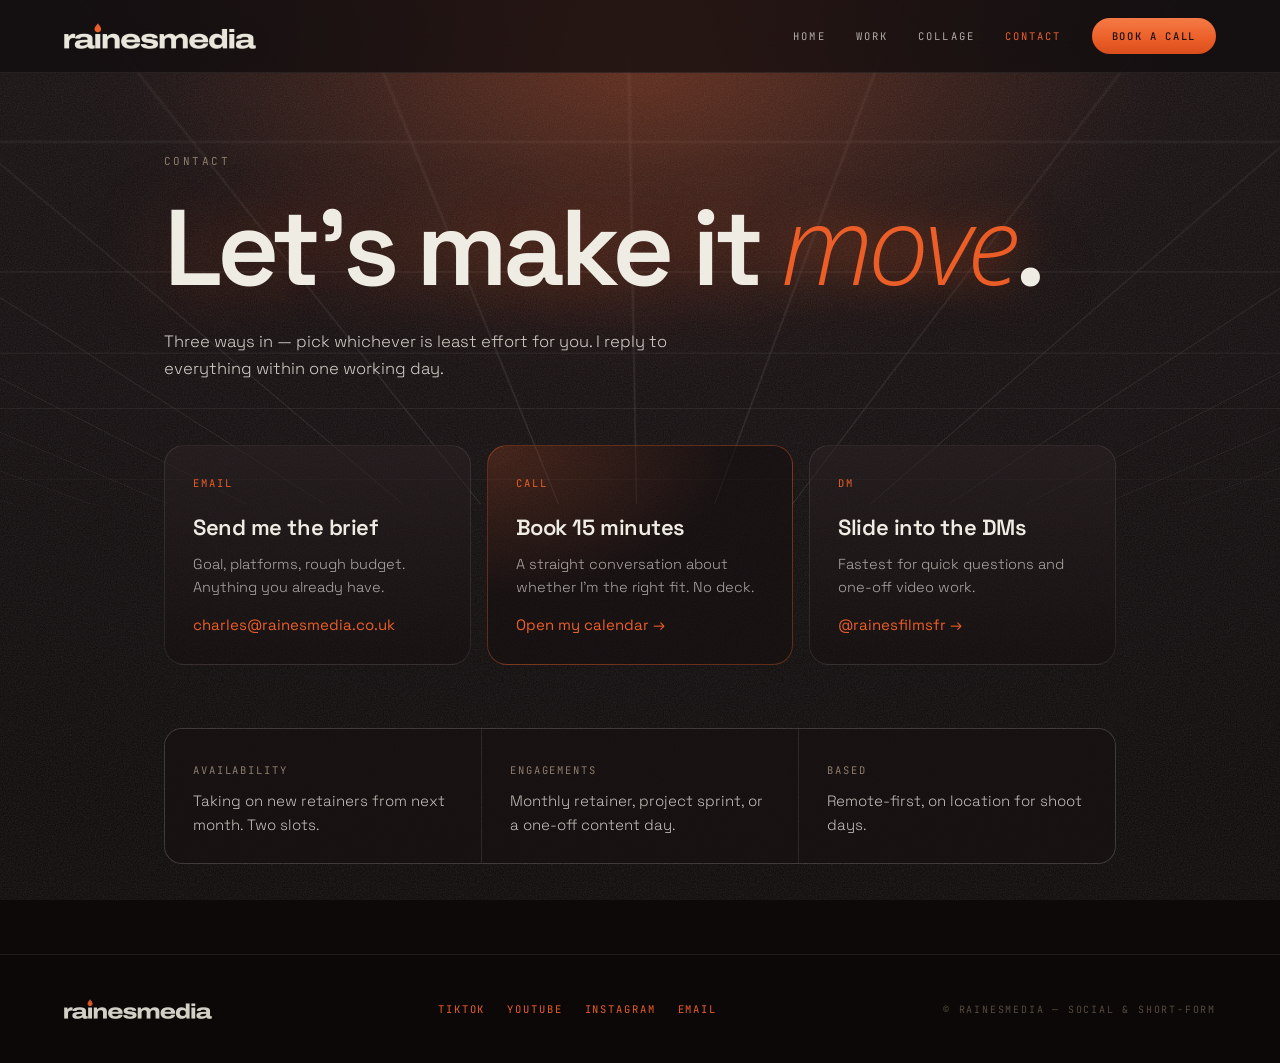
<file: contact.html>
<!DOCTYPE html>
<html lang="en">
<head>
<meta charset="utf-8">
<meta name="viewport" content="width=device-width, initial-scale=1">
<title>Contact — RainesMedia</title>
<meta name="description" content="Email, book a call, or DM on Instagram. Reply within one working day.">
<link rel="icon" href="/favicon.ico" sizes="32x32">
<link rel="icon" type="image/png" href="/favicon-32.png">
<link rel="apple-touch-icon" href="/apple-touch-icon.png">
<meta name="theme-color" content="#100c0d">
<link rel="canonical" href="https://rainesmedia.co.uk/contact">
<meta property="og:type" content="website">
<meta property="og:site_name" content="RainesMedia">
<meta property="og:title" content="Contact — RainesMedia">
<meta property="og:description" content="Email, book a call, or DM on Instagram. Reply within one working day.">
<meta property="og:url" content="https://rainesmedia.co.uk/contact">
<meta property="og:image" content="https://rainesmedia.co.uk/og-image.png">
<meta property="og:image:width" content="1200">
<meta property="og:image:height" content="630">
<meta name="twitter:card" content="summary_large_image">
<link rel="preconnect" href="https://fonts.googleapis.com">
<link rel="preconnect" href="https://fonts.gstatic.com" crossorigin>
<link href="https://fonts.googleapis.com/css2?family=Space+Grotesk:wght@300;400;500;600;700&family=Open+Sans:ital,wght@0,300;0,400;1,300;1,400&family=JetBrains+Mono:wght@300;400;500&display=swap" rel="stylesheet">
<link rel="stylesheet" href="/assets/style.css">
</head>
<body>

  <div class="bg-decoration" aria-hidden="true">
    <div class="bg-grid"></div>
    <div class="bg-glow"></div>
    <div class="bg-noise"></div>
  </div>

  <header class="site-header">
    <a href="/" class="brand" aria-label="RainesMedia — home">
      <img src="/assets/brand/logo-wordmark.webp" alt="RainesMedia" width="1184" height="160" class="brand-logo">
    </a>
    <nav class="site-nav">
      <a href="/" class="nav-link">Home</a>
      <a href="/work" class="nav-link">Work</a>
      <a href="/collage" class="nav-link">Collage</a>
      <a href="/contact" class="nav-link active">Contact</a>
      <a href="https://calendly.com/" target="_blank" rel="noopener" class="btn-pill">Book a call</a>
    </nav>
  </header>

  <main class="page wrap wrap-narrow" style="padding-top: clamp(56px, 9vh, 110px); padding-bottom: clamp(64px, 10vh, 110px);">

    <div class="kicker-plain rise">Contact</div>
    <h1 class="page-title rise-1" style="max-width: 16ch;">Let's make it <em>move</em>.</h1>
    <p class="lede rise-2" style="max-width: 52ch; font-size: 16.5px;">Three ways in — pick whichever is least effort for you. I reply to everything within one working day.</p>

    <div class="contact-cards rise-3">
      <a href="mailto:charles@rainesmedia.co.uk?subject=Project%20enquiry%20%E2%80%94%20RainesMedia" class="contact-card">
        <div class="tag">Email</div>
        <div>
          <h2>Send me the brief</h2>
          <p>Goal, platforms, rough budget. Anything you already have.</p>
          <div class="detail">charles@rainesmedia.co.uk</div>
        </div>
      </a>
      <a href="https://calendly.com/" target="_blank" rel="noopener" class="contact-card featured">
        <div class="tag">Call</div>
        <div>
          <h2>Book 15 minutes</h2>
          <p>A straight conversation about whether I'm the right fit. No deck.</p>
          <div class="detail">Open my calendar →</div>
        </div>
      </a>
      <a href="https://www.instagram.com/rainesfilmsfr" target="_blank" rel="noopener" class="contact-card">
        <div class="tag">DM</div>
        <div>
          <h2>Slide into the DMs</h2>
          <p>Fastest for quick questions and one-off video work.</p>
          <div class="detail">@rainesfilmsfr →</div>
        </div>
      </a>
    </div>

    <div class="strip strip-narrow">
      <div class="strip-cell">
        <div class="strip-label">Availability</div>
        <p>Taking on new retainers from next month. Two slots.</p>
      </div>
      <div class="strip-cell">
        <div class="strip-label">Engagements</div>
        <p>Monthly retainer, project sprint, or a one-off content day.</p>
      </div>
      <div class="strip-cell">
        <div class="strip-label">Based</div>
        <p>Remote-first, on location for shoot days.</p>
      </div>
    </div>

  </main>

  <footer class="site-footer">
    <div class="footer-inner">
      <a href="/" class="footer-brand" aria-label="RainesMedia — home">
        <img src="/assets/brand/logo-wordmark.webp" alt="RainesMedia" width="1184" height="160" class="footer-logo" loading="lazy">
      </a>
      <nav class="footer-nav">
        <a href="https://www.tiktok.com/@rainesfilms" target="_blank" rel="noopener">TikTok</a>
        <a href="https://www.youtube.com/@rainesfilms" target="_blank" rel="noopener">YouTube</a>
        <a href="https://www.instagram.com/rainesfilmsfr" target="_blank" rel="noopener">Instagram</a>
        <a href="mailto:charles@rainesmedia.co.uk?subject=Project%20enquiry%20%E2%80%94%20RainesMedia">Email</a>
      </nav>
      <div class="footer-copy">© RainesMedia — Social &amp; short-form</div>
    </div>
  </footer>

  <script src="/assets/content.js"></script>
  <script src="/assets/main.js"></script>
</body>
</html>
</file>
<file: assets/style.css>
/* RainesMedia — shared styles */

:root {
  --bg: #100c0d;
  --text: #efece3;
  --text-90: rgba(239, 236, 227, .9);
  --text-86: rgba(239, 236, 227, .86);
  --text-80: rgba(239, 236, 227, .8);
  --text-78: rgba(239, 236, 227, .78);
  --text-75: rgba(239, 236, 227, .75);
  --text-72: rgba(239, 236, 227, .72);
  --text-70: rgba(239, 236, 227, .7);
  --text-68: rgba(239, 236, 227, .68);
  --text-62: rgba(239, 236, 227, .62);
  --text-55: rgba(239, 236, 227, .55);
  --text-mono: #8d7d6c;
  --accent: #eb5e28;
  --accent-soft: #f58a5e;
  --border: rgba(239, 236, 227, .09);
  --border-soft: rgba(239, 236, 227, .08);
  --border-strong: rgba(239, 236, 227, .16);
  --card-top: rgba(44, 35, 36, .55);
  --card-bottom: rgba(22, 15, 16, .5);
}

* { box-sizing: border-box; }

html, body {
  margin: 0;
  padding: 0;
  background: var(--bg);
  color: var(--text);
}

body {
  font-family: 'Space Grotesk', system-ui, sans-serif;
  position: relative;
  min-height: 100vh;
  background: radial-gradient(130% 90% at 50% -10%, #241618 0%, #160f10 42%, #0d0909 100%);
  overflow-x: hidden;
}

a { color: var(--accent); text-decoration: none; }
a:hover { color: var(--accent-soft); }

input::placeholder { color: rgba(239, 236, 227, .28); }
input:focus { outline: none; }

.mono {
  font-family: 'JetBrains Mono', ui-monospace, monospace;
}

.italic-accent {
  font-family: 'Open Sans', sans-serif;
  font-weight: 300;
  font-style: italic;
  color: var(--accent);
}

/* ---- background decoration ---- */

.bg-decoration {
  position: fixed;
  inset: 0;
  overflow: hidden;
  pointer-events: none;
  z-index: 0;
}

.bg-grid {
  position: absolute;
  left: -60%;
  width: 220%;
  height: 120vh;
  top: -64vh;
  transform: perspective(700px) rotateX(-74deg);
  transform-origin: 50% 100%;
  background-image:
    repeating-linear-gradient(90deg, rgba(239, 236, 227, .4) 0 1px, transparent 1px 78px),
    repeating-linear-gradient(0deg, rgba(239, 236, 227, .4) 0 1px, transparent 1px 78px);
  opacity: .35;
  animation: rmDrift 40s linear infinite;
  -webkit-mask-image: radial-gradient(ellipse 55% 90% at 50% 100%, #000 0%, rgba(0, 0, 0, .5) 42%, transparent 78%);
  mask-image: radial-gradient(ellipse 55% 90% at 50% 100%, #000 0%, rgba(0, 0, 0, .5) 42%, transparent 78%);
}

.bg-glow {
  position: absolute;
  left: 50%;
  top: 6%;
  width: min(1400px, 150vw);
  height: min(900px, 90vh);
  transform: translate(-50%, -50%);
  background: radial-gradient(closest-side, rgba(235, 94, 40, .34) 0%, rgba(235, 94, 40, .12) 44%, rgba(235, 94, 40, 0) 74%);
  filter: blur(30px);
  animation: rmBreathe 11s ease-in-out infinite;
}

.bg-noise {
  position: absolute;
  inset: 0;
  opacity: .45;
  background-image: url("data:image/svg+xml;utf8,<svg xmlns='http://www.w3.org/2000/svg' width='140' height='140'><filter id='n'><feTurbulence type='fractalNoise' baseFrequency='.85' numOctaves='3'/><feColorMatrix type='saturate' values='0'/></filter><rect width='140' height='140' filter='url(%23n)' opacity='.3'/></svg>");
}

@keyframes rmRise { 0% { opacity: 0; transform: translateY(16px); } 100% { opacity: 1; transform: translateY(0); } }
@keyframes rmBreathe { 0%, 100% { opacity: .8; transform: translate(-50%, -50%) scale(1); } 50% { opacity: 1; transform: translate(-50%, -50%) scale(1.07); } }
@keyframes rmDrift { 0% { background-position: 0 0, 0 0; } 100% { background-position: 0 160px, 160px 0; } }
@keyframes rmPulse {
  0%, 100% { box-shadow: 0 0 0 1px rgba(255, 180, 140, .4), 0 8px 26px -8px rgba(235, 94, 40, .7); }
  50% { box-shadow: 0 0 0 1px rgba(255, 200, 170, .55), 0 8px 34px -6px rgba(235, 94, 40, .95), 0 0 70px -10px rgba(235, 94, 40, .5); }
}

.rise { animation: rmRise .7s ease both; }
.rise-1 { animation: rmRise .8s .05s ease both; }
.rise-2 { animation: rmRise .8s .12s ease both; }
.rise-3 { animation: rmRise .8s .18s ease both; }
.rise-4 { animation: rmRise .8s .24s ease both; }

/* ---- layout shell ---- */

.page {
  position: relative;
  z-index: 2;
}

.wrap {
  max-width: 1180px;
  margin: 0 auto;
  padding-left: clamp(20px, 5vw, 64px);
  padding-right: clamp(20px, 5vw, 64px);
}

.wrap-wide { max-width: 1240px; }
.wrap-narrow { max-width: 1080px; }

/* ---- header ---- */

.site-header {
  position: sticky;
  top: 0;
  z-index: 20;
  display: flex;
  align-items: center;
  justify-content: space-between;
  gap: 24px;
  padding: 18px clamp(20px, 5vw, 64px);
  background: rgba(16, 12, 13, .72);
  backdrop-filter: blur(16px);
  -webkit-backdrop-filter: blur(16px);
  border-bottom: 1px solid var(--border-soft);
  flex-wrap: wrap;
}

.brand {
  display: flex;
  align-items: center;
  flex: none;
}

.brand-logo {
  display: block;
  height: 26px;
  width: auto;
}

.site-nav {
  display: flex;
  align-items: center;
  gap: clamp(14px, 2.4vw, 30px);
  font-family: 'JetBrains Mono', ui-monospace, monospace;
  font-size: 10.5px;
  letter-spacing: .2em;
  text-transform: uppercase;
  flex-wrap: wrap;
}

.nav-link {
  background: none;
  border: none;
  padding: 0;
  cursor: pointer;
  font: inherit;
  letter-spacing: inherit;
  text-transform: inherit;
  color: var(--text-70);
  transition: color .3s ease;
}

.nav-link:hover { color: var(--text); }
.nav-link.active { color: var(--accent); }

/* Phones: logo on row one, links + booking pill on row two */
@media (max-width: 560px) {
  .site-header { gap: 12px; padding-top: 14px; padding-bottom: 12px; }
  .brand-logo { height: 22px; }
  .site-nav {
    width: 100%;
    flex-wrap: nowrap;
    justify-content: space-between;
    gap: 8px;
    letter-spacing: .1em;
  }
  .site-nav .btn-pill { padding: 9px 13px; letter-spacing: .1em; white-space: nowrap; }
}

@media (max-width: 374px) {
  .site-nav { font-size: 9.5px; letter-spacing: .05em; gap: 6px; }
  .site-nav .btn-pill { padding: 8px 10px; letter-spacing: .05em; }
}

.btn {
  display: inline-flex;
  align-items: center;
  justify-content: center;
  font-family: 'Space Grotesk', sans-serif;
  cursor: pointer;
  border-radius: 12px;
  border: none;
  text-align: center;
}

.btn-primary {
  height: 54px;
  padding: 0 30px;
  background: linear-gradient(180deg, #f57a45 0%, #eb5e28 60%, #d94e1d 100%);
  color: #1a1112;
  font-size: 15px;
  font-weight: 600;
}

.btn-primary.pulse { animation: rmPulse 3s ease-in-out infinite; }

.btn-secondary {
  height: 54px;
  padding: 0 30px;
  border: 1px solid var(--border-strong);
  border-radius: 12px;
  background: rgba(44, 35, 36, .5);
  color: var(--text);
  font-size: 15px;
  font-weight: 500;
  transition: border-color .2s ease, background .2s ease;
}

.btn-secondary:hover {
  border-color: rgba(235, 94, 40, .55);
  background: rgba(235, 94, 40, .1);
}

.btn-pill {
  padding: 11px 20px;
  border-radius: 999px;
  background: linear-gradient(180deg, #f57a45 0%, #eb5e28 60%, #d94e1d 100%);
  color: #1a1112;
  font-family: 'JetBrains Mono', ui-monospace, monospace;
  font-weight: 500;
  font-size: 10.5px;
  letter-spacing: .16em;
  text-transform: uppercase;
}
.btn-pill:hover { color: #1a1112; }

.btn-ghost-pill {
  padding: 12px 20px;
  border: 1px solid var(--border-strong);
  border-radius: 999px;
  background: rgba(44, 35, 36, .5);
  color: var(--text);
  font-family: 'JetBrains Mono', ui-monospace, monospace;
  font-size: 10.5px;
  letter-spacing: .16em;
  text-transform: uppercase;
  transition: border-color .2s ease, color .2s ease;
}
.btn-ghost-pill:hover { border-color: rgba(235, 94, 40, .55); color: var(--accent); }

/* ---- eyebrow / kicker ---- */

.kicker {
  display: flex;
  align-items: center;
  gap: 12px;
  font-family: 'JetBrains Mono', ui-monospace, monospace;
  font-size: 11px;
  letter-spacing: .22em;
  text-transform: uppercase;
  color: var(--text-mono);
}

.kicker-line {
  display: block;
  width: 26px;
  height: 1px;
  background: linear-gradient(90deg, transparent, #766754);
  flex: none;
}

.kicker-plain {
  font-family: 'JetBrains Mono', ui-monospace, monospace;
  font-size: 11px;
  letter-spacing: .22em;
  text-transform: uppercase;
  color: var(--text-mono);
}

/* ---- hero ---- */

.hero {
  padding-top: clamp(64px, 11vh, 130px);
  padding-bottom: clamp(48px, 8vh, 90px);
}

.hero h1, .page-title {
  margin: 26px 0 0;
  font-size: clamp(44px, 8.4vw, 112px);
  line-height: .92;
  letter-spacing: -.045em;
  font-weight: 600;
  max-width: 14ch;
  text-shadow: 0 0 70px rgba(235, 94, 40, .35);
}

.hero h1 em, .page-title em {
  font-family: 'Open Sans', sans-serif;
  font-weight: 300;
  font-style: italic;
  color: var(--accent);
  text-shadow: 0 0 46px rgba(235, 94, 40, .7);
}

.lede {
  margin: 30px 0 0;
  max-width: 56ch;
  font-size: clamp(16px, 1.5vw, 18.5px);
  line-height: 1.65;
  font-weight: 300;
  color: var(--text-86);
}

.cta-row {
  display: flex;
  gap: 14px;
  margin: 40px 0 0;
  flex-wrap: wrap;
}

/* ---- stat / info strips ---- */

.strip {
  display: grid;
  grid-template-columns: repeat(auto-fit, minmax(210px, 1fr));
  gap: 1px;
  margin-top: clamp(56px, 9vh, 96px);
  border: 1px solid var(--border);
  border-radius: 18px;
  overflow: hidden;
  background: var(--border);
}

.strip-narrow {
  grid-template-columns: repeat(auto-fit, minmax(240px, 1fr));
  margin-top: clamp(40px, 7vh, 72px);
}

.strip-cell {
  padding: 26px 28px;
  background: rgba(22, 15, 16, .86);
}

.strip-num {
  font-size: clamp(30px, 3.6vw, 42px);
  font-weight: 600;
  letter-spacing: -.03em;
  color: var(--accent);
}

.strip-label {
  margin-top: 8px;
  font-family: 'JetBrains Mono', ui-monospace, monospace;
  font-size: 10.5px;
  letter-spacing: .18em;
  text-transform: uppercase;
  color: var(--text-mono);
}

.strip-cell p {
  margin: 12px 0 0;
  font-size: 15px;
  line-height: 1.6;
  font-weight: 300;
  color: var(--text-80);
}

/* ---- generic section ---- */

.section {
  padding: clamp(48px, 8vh, 90px) 0;
  border-top: 1px solid var(--border-soft);
}

.section-head {
  display: flex;
  align-items: baseline;
  justify-content: space-between;
  gap: 24px;
  flex-wrap: wrap;
}

.section-head h2 {
  margin: 0;
  font-size: clamp(30px, 4.4vw, 54px);
  line-height: 1;
  letter-spacing: -.035em;
  font-weight: 600;
}

.section-head p {
  margin: 0;
  max-width: 40ch;
  font-size: 15px;
  line-height: 1.6;
  font-weight: 300;
  color: var(--text-62);
}

.section-title {
  margin: 0;
  font-size: clamp(30px, 4.4vw, 54px);
  line-height: 1;
  letter-spacing: -.035em;
  font-weight: 600;
}

/* ---- services grid ---- */

.services-grid {
  display: grid;
  grid-template-columns: repeat(auto-fit, minmax(min(100%, 280px), 1fr));
  gap: 16px;
  margin-top: 44px;
}

.service-card {
  padding: 30px 28px 34px;
  border: 1px solid var(--border);
  border-radius: 18px;
  background: linear-gradient(180deg, var(--card-top) 0%, var(--card-bottom) 100%);
  transition: border-color .2s ease;
}
.service-card:hover { border-color: rgba(235, 94, 40, .4); }

.service-index {
  font-family: 'JetBrains Mono', ui-monospace, monospace;
  font-size: 10.5px;
  letter-spacing: .2em;
  color: var(--accent);
}

.service-card h3 {
  margin: 18px 0 0;
  font-size: 21px;
  font-weight: 600;
  letter-spacing: -.02em;
}

.service-card p {
  margin: 12px 0 0;
  font-size: 14.5px;
  line-height: 1.6;
  font-weight: 300;
  color: var(--text-68);
}

.service-card.highlight {
  display: flex;
  flex-direction: column;
  justify-content: space-between;
  border: 1px solid rgba(235, 94, 40, .35);
  background: radial-gradient(120% 100% at 0% 0%, rgba(235, 94, 40, .18) 0%, rgba(22, 15, 16, .6) 60%);
}

.service-card.highlight p { color: var(--text-72); }

.service-cta {
  margin-top: 24px;
  align-self: flex-start;
  height: 44px;
  padding: 0 22px;
  border: 1px solid rgba(235, 94, 40, .5);
  border-radius: 10px;
  background: rgba(235, 94, 40, .12);
  color: var(--text);
  font-family: 'Space Grotesk', sans-serif;
  font-size: 14px;
  font-weight: 500;
  cursor: pointer;
}

/* ---- results / case studies ---- */

.results-grid {
  display: grid;
  grid-template-columns: repeat(auto-fit, minmax(min(100%, 320px), 1fr));
  gap: 18px;
  margin-top: 44px;
}

.result-card {
  overflow: hidden;
  border: 1px solid var(--border);
  border-radius: 20px;
  background: rgba(22, 15, 16, .6);
}

.result-media { position: relative; height: 220px; }

.result-body { padding: 26px 26px 30px; }

.result-body h3 {
  margin: 14px 0 0;
  font-size: 22px;
  font-weight: 600;
  letter-spacing: -.02em;
}

.result-body p {
  margin: 12px 0 0;
  font-size: 14.5px;
  line-height: 1.6;
  font-weight: 300;
  color: var(--text-68);
}

.result-card.placeholder-card {
  display: flex;
  flex-direction: column;
  justify-content: flex-end;
  padding: 30px 28px;
  border: 1px dashed rgba(239, 236, 227, .18);
  background: rgba(22, 15, 16, .4);
}

.result-card.placeholder-card h3 { color: var(--text-75); }
.result-card.placeholder-card p { color: var(--text-55); }

/* ---- about ---- */

.about-grid {
  display: grid;
  grid-template-columns: repeat(auto-fit, minmax(min(100%, 300px), 1fr));
  gap: clamp(32px, 5vw, 72px);
  align-items: center;
}

.about-portrait {
  position: relative;
  aspect-ratio: 4 / 5;
  border-radius: 20px;
  overflow: hidden;
  border: 1px solid var(--border);
}

.about-grid h2 {
  margin: 20px 0 0;
  font-size: clamp(28px, 3.8vw, 44px);
  line-height: 1.05;
  letter-spacing: -.035em;
  font-weight: 600;
}

.about-grid p {
  margin: 22px 0 0;
  font-size: 16px;
  line-height: 1.7;
  font-weight: 300;
  color: var(--text-78);
}

.about-tags {
  display: flex;
  gap: 22px;
  margin-top: 30px;
  font-family: 'JetBrains Mono', ui-monospace, monospace;
  font-size: 10.5px;
  letter-spacing: .16em;
  text-transform: uppercase;
  color: rgba(198, 178, 152, .9);
  flex-wrap: wrap;
}

.about-tags .sep { color: rgba(118, 103, 84, .5); }

/* ---- IG grid preview ---- */

.ig-grid {
  display: grid;
  grid-template-columns: repeat(auto-fit, minmax(min(100%, 180px), 1fr));
  gap: 10px;
  margin-top: 36px;
}

.ig-cell {
  position: relative;
  aspect-ratio: 4 / 5;
  border-radius: 12px;
  overflow: hidden;
}

.link-more {
  background: none;
  border: none;
  padding: 0;
  cursor: pointer;
  font-family: 'JetBrains Mono', ui-monospace, monospace;
  font-size: 11px;
  letter-spacing: .2em;
  text-transform: uppercase;
  color: var(--accent);
}

/* ---- newsletter ---- */

.newsletter-inner {
  max-width: 640px;
  margin: 0 auto;
  text-align: center;
}

.newsletter-inner h2 {
  margin: 20px 0 0;
  font-size: clamp(28px, 3.8vw, 44px);
  line-height: 1.05;
  letter-spacing: -.035em;
  font-weight: 600;
}

.newsletter-inner p {
  margin: 18px 0 0;
  font-size: 16px;
  line-height: 1.65;
  font-weight: 300;
  color: var(--text-75);
}

.newsletter-form-wrap { margin: 34px 0 0; }

.newsletter-success {
  display: flex;
  align-items: center;
  justify-content: center;
  gap: 12px;
  min-height: 62px;
  padding: 16px 22px;
  border-radius: 14px;
  border: 1px solid rgba(235, 94, 40, .4);
  background: rgba(235, 94, 40, .08);
  font-size: 15px;
}

.newsletter-success .dot {
  width: 7px;
  height: 7px;
  border-radius: 50%;
  background: var(--accent);
  box-shadow: 0 0 12px 2px rgba(235, 94, 40, .9);
  flex: none;
}

.newsletter-form {
  display: flex;
  gap: 10px;
  padding: 8px;
  border-radius: 16px;
  border: 1px solid var(--border-strong);
  background: rgba(28, 20, 21, .55);
  backdrop-filter: blur(14px);
  -webkit-backdrop-filter: blur(14px);
  flex-wrap: wrap;
}

.newsletter-form input {
  flex: 1;
  min-width: 180px;
  height: 52px;
  padding: 0 18px;
  border: none;
  border-radius: 10px;
  background: transparent;
  color: var(--text);
  font-family: 'Space Grotesk', sans-serif;
  font-size: 15.5px;
}

.newsletter-form button {
  height: 52px;
  padding: 0 26px;
  border: none;
  border-radius: 10px;
  font-family: 'Space Grotesk', sans-serif;
  font-size: 15px;
  font-weight: 600;
  white-space: nowrap;
  transition: all .45s cubic-bezier(.2, .8, .2, 1);
  cursor: not-allowed;
  background: rgba(239, 236, 227, .05);
  color: rgba(239, 236, 227, .3);
  box-shadow: inset 0 0 0 1px rgba(239, 236, 227, .08);
}

.newsletter-form button.is-valid {
  cursor: pointer;
  background: linear-gradient(180deg, #f57a45 0%, #eb5e28 60%, #d94e1d 100%);
  color: #1a1112;
  box-shadow: none;
}

.hidden { display: none !important; }

/* ---- collage page ---- */

.collage-links {
  display: flex;
  gap: 12px;
  margin: 32px 0 0;
  flex-wrap: wrap;
}

.collage-grid {
  display: grid;
  grid-template-columns: repeat(auto-fit, minmax(min(100%, 240px), 1fr));
  gap: 14px;
  margin: clamp(40px, 7vh, 72px) 0 0;
}

.collage-grid .tile {
  position: relative;
  border-radius: 16px;
  overflow: hidden;
  border: 1px solid var(--border-soft);
  aspect-ratio: 1;
}

.collage-grid .tile.tall { grid-row: span 2; min-height: 420px; aspect-ratio: auto; }
.collage-grid .tile.portrait { aspect-ratio: 4 / 5; }
.collage-grid .tile.wide { grid-column: span 2; aspect-ratio: 16 / 9; }

.collage-cta {
  display: flex;
  align-items: center;
  justify-content: space-between;
  gap: 24px;
  margin: clamp(48px, 8vh, 90px) 0 0;
  padding: 34px 32px;
  border: 1px solid rgba(235, 94, 40, .3);
  border-radius: 20px;
  background: radial-gradient(120% 140% at 0% 0%, rgba(235, 94, 40, .16) 0%, rgba(22, 15, 16, .6) 62%);
  flex-wrap: wrap;
}

.collage-cta h2 {
  margin: 0;
  font-size: clamp(24px, 3vw, 32px);
  line-height: 1.1;
  letter-spacing: -.03em;
  font-weight: 600;
}

.collage-cta p {
  margin: 12px 0 0;
  max-width: 48ch;
  font-size: 15px;
  line-height: 1.6;
  font-weight: 300;
  color: var(--text-72);
}

/* ---- contact page ---- */

.contact-cards {
  display: grid;
  grid-template-columns: repeat(auto-fit, minmax(min(100%, 280px), 1fr));
  gap: 16px;
  margin: clamp(40px, 7vh, 72px) 0 0;
}

.contact-card {
  display: flex;
  flex-direction: column;
  justify-content: space-between;
  min-height: 220px;
  padding: 30px 28px;
  border: 1px solid var(--border);
  border-radius: 20px;
  background: linear-gradient(180deg, var(--card-top) 0%, var(--card-bottom) 100%);
  color: var(--text);
  transition: border-color .2s ease;
}
.contact-card:hover { border-color: rgba(235, 94, 40, .5); }

.contact-card.featured {
  border: 1px solid rgba(235, 94, 40, .35);
  background: radial-gradient(130% 110% at 0% 0%, rgba(235, 94, 40, .2) 0%, rgba(22, 15, 16, .6) 62%);
}
.contact-card.featured:hover { border-color: rgba(235, 94, 40, .7); }

.contact-card .tag {
  font-family: 'JetBrains Mono', ui-monospace, monospace;
  font-size: 10.5px;
  letter-spacing: .2em;
  text-transform: uppercase;
  color: var(--accent);
}

.contact-card h2 {
  margin: 0;
  font-size: 22px;
  font-weight: 600;
  letter-spacing: -.02em;
}

.contact-card p {
  margin: 12px 0 0;
  font-size: 14.5px;
  line-height: 1.6;
  font-weight: 300;
  color: var(--text-68);
}

.contact-card .detail {
  margin-top: 16px;
  font-size: 15px;
  color: var(--accent);
  word-break: break-all;
}

/* ---- image placeholder ---- */

.image-placeholder {
  position: absolute;
  inset: 0;
  display: flex;
  align-items: center;
  justify-content: center;
  padding: 12px;
  text-align: center;
  background: rgba(239, 236, 227, .03);
  border: 1px dashed rgba(239, 236, 227, .16);
  color: rgba(239, 236, 227, .38);
  font-family: 'JetBrains Mono', ui-monospace, monospace;
  font-size: 10.5px;
  letter-spacing: .08em;
}

.image-placeholder.filled {
  border-color: transparent;
  color: transparent;
  background: #0d0909;
}

.slot-img {
  position: absolute;
  inset: 0;
  width: 100%;
  height: 100%;
  object-fit: cover;
  opacity: 0;
  transition: opacity .5s ease;
}

.image-placeholder.filled .slot-img { opacity: 1; }

/* ---- projects ---- */

.projects-grid {
  display: grid;
  grid-template-columns: repeat(auto-fit, minmax(min(100%, 340px), 1fr));
  gap: 18px;
  margin-top: 44px;
}

.projects-grid.two-up {
  grid-template-columns: repeat(auto-fit, minmax(min(100%, 420px), 1fr));
}

.project-card {
  display: flex;
  flex-direction: column;
  overflow: hidden;
  border: 1px solid var(--border);
  border-radius: 20px;
  background: rgba(22, 15, 16, .6);
  transition: border-color .2s ease;
}
.project-card:hover { border-color: rgba(235, 94, 40, .4); }

.project-media {
  position: relative;
  aspect-ratio: 16 / 9;
  overflow: hidden;
}

.play-badge {
  position: absolute;
  right: 16px;
  bottom: 16px;
  z-index: 1;
  width: 44px;
  height: 44px;
  border-radius: 50%;
  background: linear-gradient(180deg, #f57a45 0%, #eb5e28 60%, #d94e1d 100%);
  box-shadow: 0 8px 26px -8px rgba(235, 94, 40, .8);
}
.play-badge::after {
  content: "";
  position: absolute;
  left: 17px;
  top: 14px;
  border-left: 13px solid #1a1112;
  border-top: 8px solid transparent;
  border-bottom: 8px solid transparent;
}

.project-body {
  display: flex;
  flex-direction: column;
  flex: 1;
  padding: 24px 26px 28px;
}

.project-meta {
  font-family: 'JetBrains Mono', ui-monospace, monospace;
  font-size: 10.5px;
  letter-spacing: .18em;
  text-transform: uppercase;
  color: var(--text-mono);
}
.project-meta .sep { margin: 0 10px; color: rgba(118, 103, 84, .6); }

.project-body h3 {
  margin: 14px 0 0;
  font-size: 22px;
  line-height: 1.2;
  font-weight: 600;
  letter-spacing: -.02em;
}

.project-role {
  margin-top: 6px;
  font-size: 14px;
  color: var(--accent);
}

.project-body p {
  margin: 12px 0 0;
  font-size: 14.5px;
  line-height: 1.6;
  font-weight: 300;
  color: var(--text-68);
}

.project-actions {
  display: flex;
  gap: 18px;
  margin-top: auto;
  padding-top: 20px;
  font-family: 'JetBrains Mono', ui-monospace, monospace;
  font-size: 10.5px;
  letter-spacing: .18em;
  text-transform: uppercase;
}
.project-link { color: var(--text-70); }
.project-link:hover, .project-link.primary { color: var(--accent); }

.project-card.more-card {
  justify-content: flex-end;
  min-height: 260px;
  padding: 30px 28px;
  border: 1px dashed rgba(239, 236, 227, .18);
  background: rgba(22, 15, 16, .4);
}
.more-card h3 { margin: 14px 0 0; font-size: 22px; font-weight: 600; letter-spacing: -.02em; color: var(--text-75); }
.more-card p { margin: 12px 0 0; font-size: 14.5px; line-height: 1.6; font-weight: 300; color: var(--text-55); }

/* ---- experience ---- */

.exp-list {
  margin-top: 36px;
  border-top: 1px solid var(--border);
}

.exp-row {
  display: grid;
  grid-template-columns: minmax(0, 160px) 1fr;
  gap: 12px 32px;
  padding: 26px 0;
  border-bottom: 1px solid var(--border);
}

.exp-period {
  padding-top: 6px;
  font-family: 'JetBrains Mono', ui-monospace, monospace;
  font-size: 10.5px;
  letter-spacing: .18em;
  text-transform: uppercase;
  color: var(--accent);
}

.exp-main h3 {
  margin: 0;
  font-size: 21px;
  font-weight: 600;
  letter-spacing: -.02em;
}

.exp-role {
  margin-left: 6px;
  font-family: 'Open Sans', sans-serif;
  font-size: 16px;
  font-weight: 300;
  font-style: italic;
  color: var(--text-62);
}

.exp-main p {
  margin: 8px 0 0;
  max-width: 62ch;
  font-size: 15px;
  line-height: 1.6;
  font-weight: 300;
  color: var(--text-68);
}

@media (max-width: 600px) {
  .exp-row { grid-template-columns: 1fr; gap: 6px; }
  .exp-period:empty { display: none; }
}

/* ---- footer ---- */

.site-footer {
  position: relative;
  z-index: 2;
  padding: 44px clamp(20px, 5vw, 64px);
  border-top: 1px solid var(--border-soft);
  background: rgba(13, 9, 9, .6);
}

.footer-inner {
  max-width: 1180px;
  margin: 0 auto;
  display: flex;
  align-items: center;
  justify-content: space-between;
  gap: 26px;
  flex-wrap: wrap;
}

.footer-brand {
  display: flex;
  align-items: center;
}

.footer-logo {
  display: block;
  height: 20px;
  width: auto;
  opacity: .9;
  transition: opacity .2s ease;
}
.footer-brand:hover .footer-logo { opacity: 1; }

.footer-nav {
  display: flex;
  gap: 22px;
  font-family: 'JetBrains Mono', ui-monospace, monospace;
  font-size: 10.5px;
  letter-spacing: .18em;
  text-transform: uppercase;
  flex-wrap: wrap;
}

.footer-copy {
  font-family: 'JetBrains Mono', ui-monospace, monospace;
  font-size: 10px;
  letter-spacing: .18em;
  text-transform: uppercase;
  color: rgba(118, 103, 84, .7);
}
</file>
